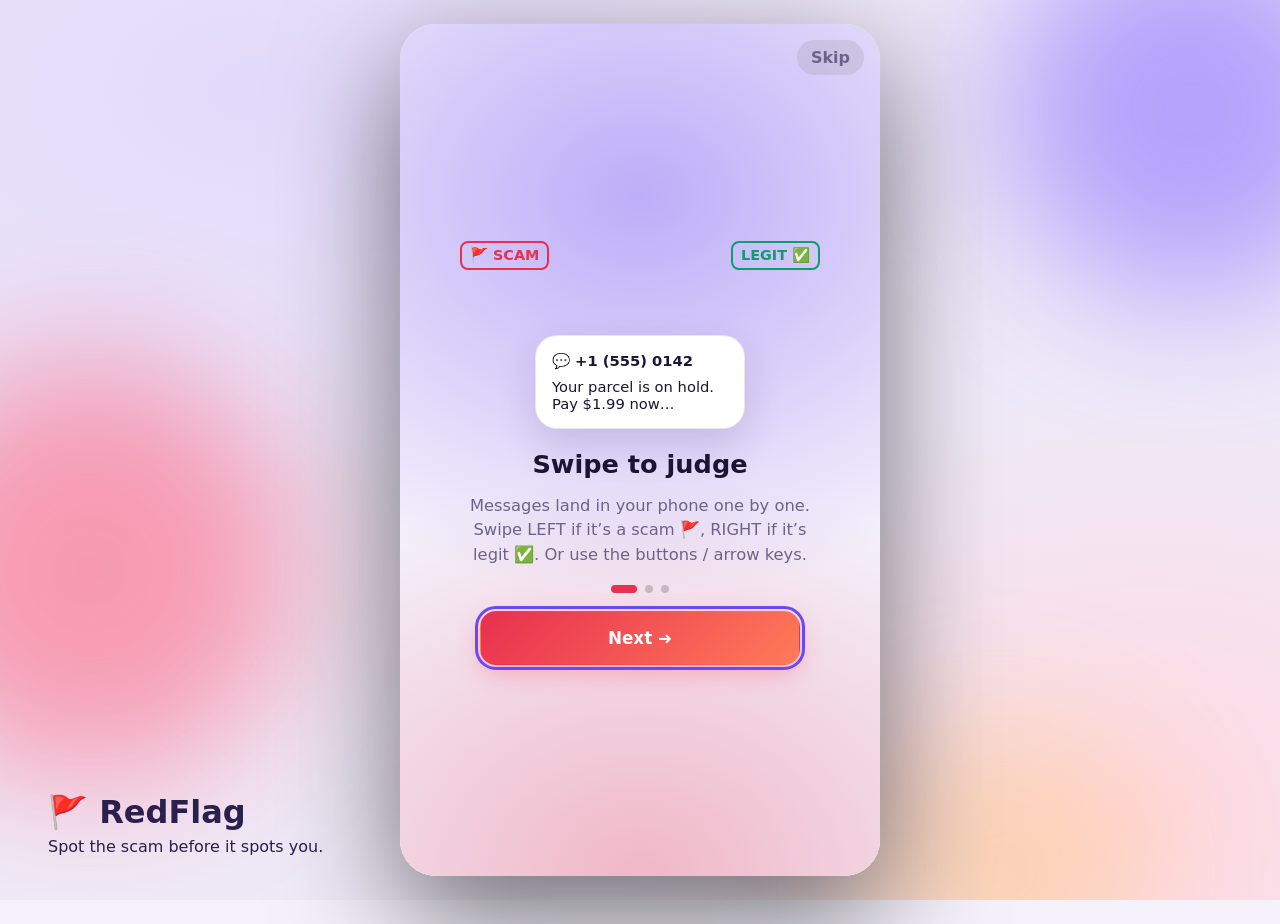
<file: index.html>
<!doctype html>
<html lang="en" data-theme="dark">
<head>
  <meta charset="utf-8">
  <meta name="viewport" content="width=device-width, initial-scale=1, viewport-fit=cover">
  <title>RedFlag: The Scam Detective Game</title>
  <meta name="description" content="Spot the scam before it spots you. A fast, swipeable game that trains everyone - kids to grandparents - to recognise phishing, fake deliveries, voice-clone calls and more. Plus a private, on-device message checker.">
  <meta name="theme-color" content="#130f24">
  <meta name="color-scheme" content="dark light">
  <meta name="apple-mobile-web-app-capable" content="yes">
  <meta name="mobile-web-app-capable" content="yes">
  <meta name="apple-mobile-web-app-title" content="RedFlag">
  <meta property="og:title" content="RedFlag: The Scam Detective Game">
  <meta property="og:description" content="Spot the scam before it spots you. Can you beat my Scam IQ?">
  <script>
    /* PWA manifest only over http(s): browsers block it on file:// (CORS), which would log an error. */
    if (/^https?:$/.test(location.protocol)) { var mf = document.createElement('link'); mf.rel = 'manifest'; mf.href = 'manifest.webmanifest'; document.head.appendChild(mf); }
  </script>
  <link rel="icon" type="image/png" sizes="192x192" href="icons/icon-192.png">
  <link rel="icon" type="image/svg+xml" href="icons/icon.svg">
  <link rel="apple-touch-icon" href="icons/icon-192.png">
  <link rel="stylesheet" href="css/styles.css">
</head>
<body>
  <!-- Decorative desktop backdrop (the app itself is a phone-width column) -->
  <div class="backdrop" aria-hidden="true">
    <span class="bd-blob b1"></span><span class="bd-blob b2"></span><span class="bd-blob b3"></span>
    <div class="bd-tagline"><strong>🚩 RedFlag</strong><span>Spot the scam before it spots you.</span></div>
  </div>

  <div id="app" class="app">
    <main id="view" class="view" tabindex="-1"></main>

    <nav id="tabbar" class="tabbar" aria-label="Main">
      <button type="button" data-tab="home"><span aria-hidden="true">🏠</span><small>Play</small></button>
      <button type="button" data-tab="check"><span aria-hidden="true">🛡️</span><small>Check</small></button>
      <button type="button" data-tab="guide"><span aria-hidden="true">📚</span><small>Guide</small></button>
      <button type="button" data-tab="profile"><span aria-hidden="true">🏅</span><small>Profile</small></button>
    </nav>

    <div id="overlay" class="overlay"></div>
    <div id="toasts" class="toasts" aria-live="polite"></div>
  </div>

  <noscript><p style="padding:2rem;text-align:center">RedFlag needs JavaScript to run.</p></noscript>

  <!--
    Script order matters (classic scripts, one global: window.RedFlag).
    core -> content -> systems -> analyzer -> ui -> game -> main
  -->
  <!-- core -->
  <script src="js/core/namespace.js"></script>
  <script src="js/core/rng.js"></script>
  <script src="js/core/storage.js"></script>
  <!-- content -->
  <script src="js/content/brands.js"></script>
  <script src="js/content/domains.js"></script>
  <script src="js/content/taxonomy.js"></script>
  <script src="js/content/templates-scam.js"></script>
  <script src="js/content/templates-legit.js"></script>
  <script src="js/content/generator.js"></script>
  <script src="js/content/fieldguide.js"></script>
  <script src="js/content/stories.js"></script>
  <!-- systems -->
  <script src="js/systems/settings.js"></script>
  <script src="js/systems/audio.js"></script>
  <script src="js/systems/feedback.js"></script>
  <script src="js/systems/progress.js"></script>
  <script src="js/systems/badges.js"></script>
  <script src="js/systems/daily.js"></script>
  <script src="js/systems/share.js"></script>
  <!-- analyzer -->
  <script src="js/analyzer/analyzer.js"></script>
  <!-- ui -->
  <script src="js/ui/dom.js"></script>
  <script src="js/ui/fx.js"></script>
  <script src="js/ui/cardview.js"></script>
  <script src="js/ui/swipe.js"></script>
  <script src="js/ui/onboarding.js"></script>
  <script src="js/ui/home.js"></script>
  <script src="js/ui/check.js"></script>
  <script src="js/ui/guide.js"></script>
  <script src="js/ui/profile.js"></script>
  <script src="js/ui/settings.js"></script>
  <!-- game modes -->
  <script src="js/game/run.js"></script>
  <script src="js/game/story.js"></script>
  <script src="js/game/lookalike.js"></script>
  <!-- boot -->
  <script src="js/main.js"></script>
</body>
</html>
</file>
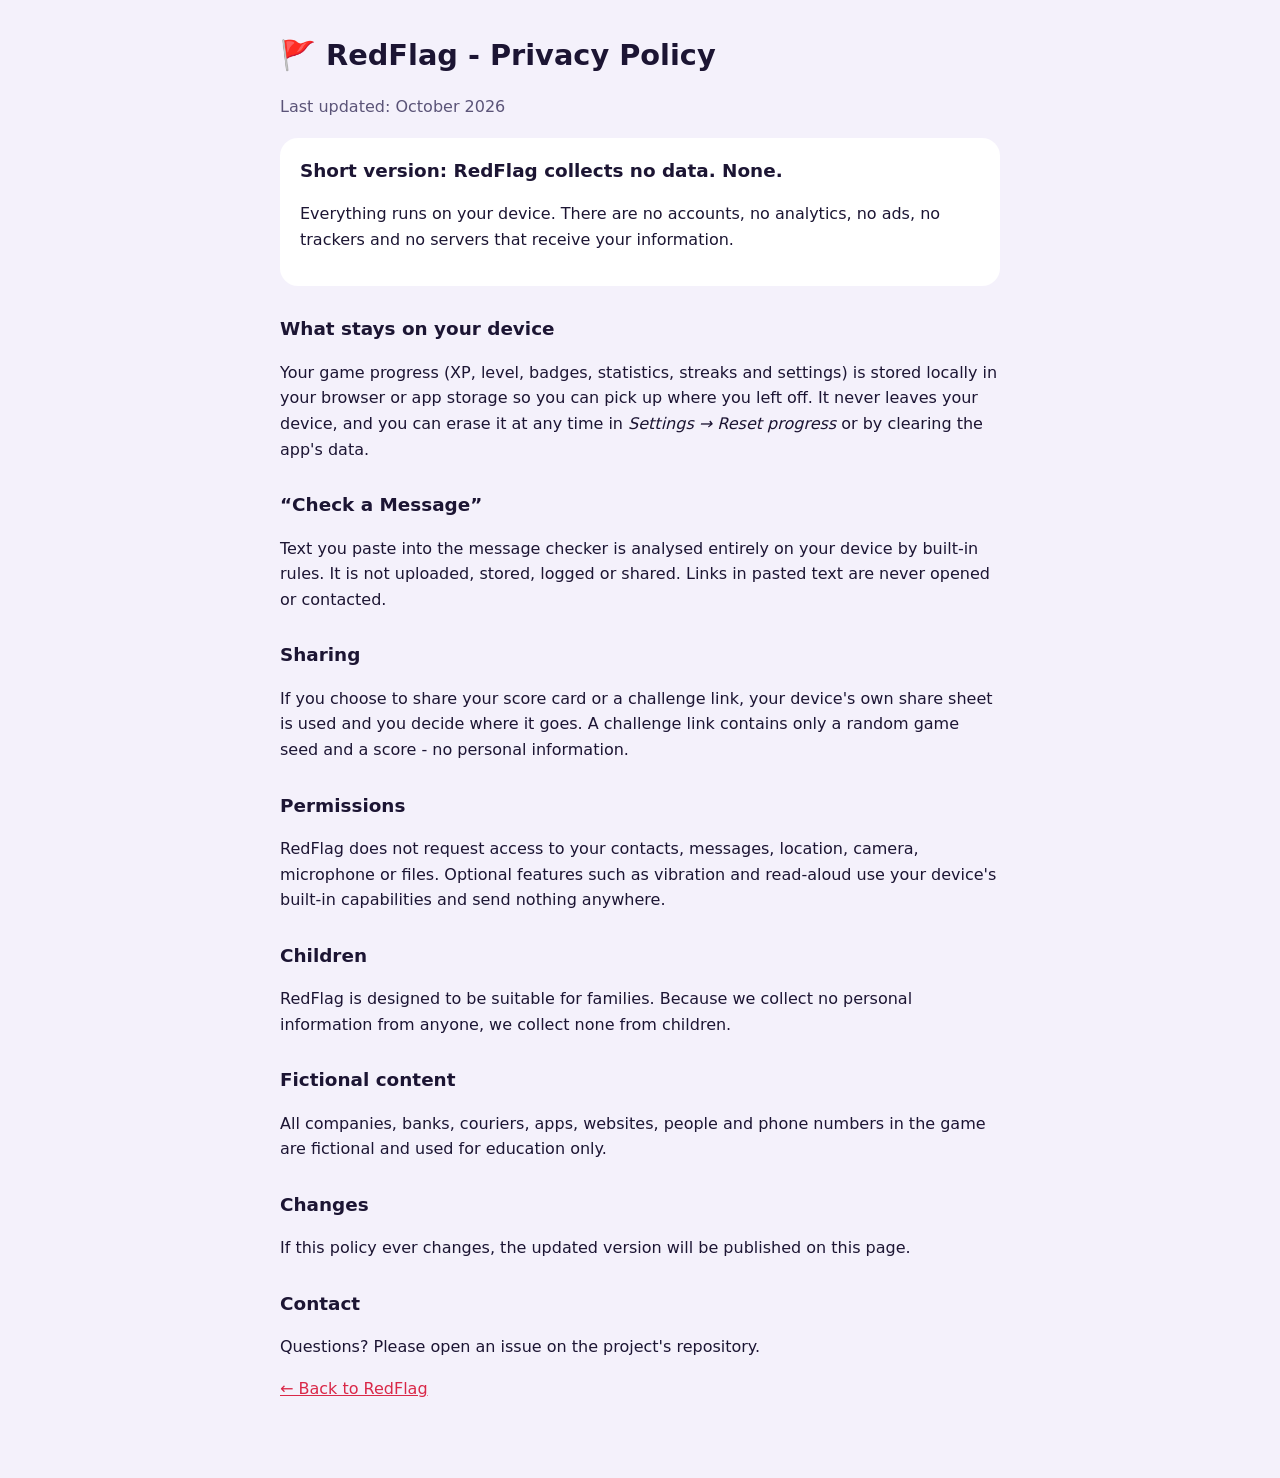
<file: privacy-policy.html>
<!doctype html>
<html lang="en">
<head>
  <meta charset="utf-8">
  <meta name="viewport" content="width=device-width, initial-scale=1">
  <title>Privacy Policy - RedFlag: The Scam Detective Game</title>
  <meta name="color-scheme" content="dark light">
  <style>
    :root { --bg: #130f24; --surface: #1f1a3a; --text: #f5f2ff; --muted: #a8a1cc; --accent: #ff4d6d; }
    @media (prefers-color-scheme: light) { :root { --bg: #f4f1fb; --surface: #fff; --text: #1c1533; --muted: #5b5478; --accent: #d92848; } }
    body { margin: 0; font-family: "Segoe UI", system-ui, -apple-system, Roboto, Arial, sans-serif; background: var(--bg); color: var(--text); line-height: 1.6; }
    main { max-width: 720px; margin: 0 auto; padding: 32px 20px 60px; }
    h1 { font-size: 1.8rem; margin: 0 0 4px; }
    h2 { font-size: 1.15rem; margin-top: 28px; }
    .card { background: var(--surface); border-radius: 18px; padding: 18px 20px; margin-top: 18px; }
    .muted { color: var(--muted); }
    a { color: var(--accent); }
    strong.big { font-size: 1.15rem; }
  </style>
</head>
<body>
<main>
  <h1>🚩 RedFlag - Privacy Policy</h1>
  <p class="muted">Last updated: October 2026</p>

  <div class="card">
    <strong class="big">Short version: RedFlag collects no data. None.</strong>
    <p>Everything runs on your device. There are no accounts, no analytics, no ads, no trackers and no servers that receive your information.</p>
  </div>

  <h2>What stays on your device</h2>
  <p>Your game progress (XP, level, badges, statistics, streaks and settings) is stored locally in your browser or app storage so you can pick up where you left off. It never leaves your device, and you can erase it at any time in <em>Settings → Reset progress</em> or by clearing the app's data.</p>

  <h2>“Check a Message”</h2>
  <p>Text you paste into the message checker is analysed entirely on your device by built-in rules. It is not uploaded, stored, logged or shared. Links in pasted text are never opened or contacted.</p>

  <h2>Sharing</h2>
  <p>If you choose to share your score card or a challenge link, your device's own share sheet is used and you decide where it goes. A challenge link contains only a random game seed and a score - no personal information.</p>

  <h2>Permissions</h2>
  <p>RedFlag does not request access to your contacts, messages, location, camera, microphone or files. Optional features such as vibration and read-aloud use your device's built-in capabilities and send nothing anywhere.</p>

  <h2>Children</h2>
  <p>RedFlag is designed to be suitable for families. Because we collect no personal information from anyone, we collect none from children.</p>

  <h2>Fictional content</h2>
  <p>All companies, banks, couriers, apps, websites, people and phone numbers in the game are fictional and used for education only.</p>

  <h2>Changes</h2>
  <p>If this policy ever changes, the updated version will be published on this page.</p>

  <h2>Contact</h2>
  <p>Questions? Please open an issue on the project's repository.</p>

  <p><a href="index.html">← Back to RedFlag</a></p>
</main>
</body>
</html>
</file>
<file: css/styles.css>
/* ==========================================================================
   RedFlag: The Scam Detective Game - styles
   Mobile-first. The app is a phone-width column; on desktop it floats over
   a decorative backdrop. Themes: dark (default), light, high-contrast,
   large text and reduced motion are driven by <html data-*> attributes.
   ========================================================================== */

/* ---------- Design tokens ---------- */
:root {
  --font: "Segoe UI", system-ui, -apple-system, Roboto, "Helvetica Neue", Arial, sans-serif;
  --mono: ui-monospace, "Cascadia Mono", "SF Mono", Menlo, Consolas, monospace;
  --radius: 18px;
  --radius-sm: 12px;
  --tabbar-h: 64px;
  --ease-out: cubic-bezier(.2, .9, .3, 1);
  --spring: cubic-bezier(.2, 1.4, .4, 1);

  /* dark theme (default) */
  --bg: #130f24;
  --bg2: #191433;
  --surface: #1f1a3a;
  --surface2: #2a2350;
  --card: #241e45;
  --card-head: #2d2654;
  --bubble: #352d63;
  --text: #f5f2ff;
  --muted: #a8a1cc;
  --border: rgba(255, 255, 255, .09);
  --shadow: 0 18px 50px rgba(0, 0, 0, .45);
  --red: #ff4d6d;
  --red-2: #ff7a59;
  --green: #22c58b;
  --amber: #ffb020;
  --violet: #7c5cff;
  --blue: #59a8ff;
  --link: #6cb6ff;
  --mark: rgba(255, 196, 0, .38);
  --qr-bg: #ffffff;
  --qr-fg: #111;
  --focus: #ffd166;
  color-scheme: dark;
}
:root[data-theme="light"] {
  --bg: #f4f1fb;
  --bg2: #ebe6f7;
  --surface: #ffffff;
  --surface2: #f1edfb;
  --card: #ffffff;
  --card-head: #f3f1f8;
  --bubble: #ecebf3;
  --text: #1c1533;
  --muted: #6b6488;
  --border: rgba(30, 20, 70, .1);
  --shadow: 0 16px 40px rgba(40, 20, 90, .14);
  --red: #e8304f;
  --green: #0f9d6b;
  --amber: #d98a00;
  --violet: #6a48f5;
  --link: #1f6fd6;
  --mark: rgba(255, 190, 0, .45);
  --focus: #6a48f5;
  color-scheme: light;
}
:root[data-contrast] {
  --bg: #000;
  --bg2: #000;
  --surface: #0c0c0c;
  --surface2: #161616;
  --card: #000;
  --card-head: #111;
  --bubble: #1a1a1a;
  --text: #fff;
  --muted: #e2e2e2;
  --border: #ffffff;
  --red: #ff6b85;
  --green: #3dffa8;
  --amber: #ffd000;
  --violet: #b9a6ff;
  --link: #8fd0ff;
  --mark: #ffd000;
  --focus: #ffd000;
}
:root[data-contrast][data-theme="light"] {
  --bg: #fff; --bg2: #fff; --surface: #fff; --surface2: #f2f2f2; --card: #fff; --card-head: #eee; --bubble: #e9e9e9;
  --text: #000; --muted: #222; --border: #000; --red: #b0001e; --green: #006b3c; --amber: #8a5a00; --violet: #3d1fb8; --link: #0040b0;
  --mark: #ffe066; --focus: #0040b0;
}

/* ---------- Base ---------- */
*, *::before, *::after { box-sizing: border-box; }
html { font-size: 16px; -webkit-text-size-adjust: 100%; height: 100%; }
:root[data-large] { font-size: 19.5px; }
body {
  margin: 0; min-height: 100%; height: 100%;
  font-family: var(--font); color: var(--text); background: var(--bg);
  -webkit-font-smoothing: antialiased; overflow: hidden;
  -webkit-tap-highlight-color: transparent;
}
button, input, textarea, select { font: inherit; color: inherit; }
button { cursor: pointer; }
h1, h2, h3, h4 { margin: 0; line-height: 1.2; }
p { line-height: 1.5; }
:focus-visible { outline: 3px solid var(--focus); outline-offset: 2px; border-radius: 8px; }
.muted { color: var(--muted); }
.center { text-align: center; }
.block { display: block; width: 100%; }
.mt { margin-top: 10px; }
code { font-family: var(--mono); }

/* ---------- Desktop backdrop & app shell ---------- */
.backdrop { position: fixed; inset: 0; overflow: hidden; background: radial-gradient(1200px 800px at 20% 10%, #2a1752 0%, transparent 60%), radial-gradient(900px 700px at 90% 90%, #4a1030 0%, transparent 60%), #0d0a1a; }
:root[data-theme="light"] .backdrop { background: radial-gradient(1200px 800px at 20% 10%, #e3dafc 0%, transparent 60%), radial-gradient(900px 700px at 90% 90%, #ffd9e2 0%, transparent 60%), #efeaf8; }
.bd-blob { position: absolute; border-radius: 50%; filter: blur(70px); opacity: .5; }
.bd-blob.b1 { width: 420px; height: 420px; background: #ff4d6d; left: -120px; top: 40%; }
.bd-blob.b2 { width: 380px; height: 380px; background: #7c5cff; right: -100px; top: -80px; }
.bd-blob.b3 { width: 300px; height: 300px; background: #ffb020; right: 10%; bottom: -120px; opacity: .25; }
.bd-tagline { position: absolute; left: 48px; bottom: 44px; display: none; flex-direction: column; gap: 6px; color: rgba(255,255,255,.8); }
.bd-tagline strong { font-size: 2rem; }
:root[data-theme="light"] .bd-tagline { color: #2a1f4d; }

.app {
  position: relative; margin: 0 auto; width: 100%; max-width: 480px; height: 100vh; height: 100dvh;
  background: var(--bg); overflow: hidden; overflow: clip; isolation: isolate;
}
@media (min-width: 760px) {
  .app { height: calc(100dvh - 48px); max-height: 940px; margin-top: max(24px, calc((100dvh - 940px) / 2)); border-radius: 36px;
    box-shadow: 0 40px 120px rgba(0,0,0,.55), 0 0 0 1px rgba(255,255,255,.08), inset 0 0 0 1px rgba(255,255,255,.04); }
  .bd-tagline { display: flex; }
}
@media (min-width: 760px) and (max-width: 1100px) { .bd-tagline { display: none; } }

.view {
  position: absolute; inset: 0 0 calc(var(--tabbar-h) + env(safe-area-inset-bottom)) 0;
  overflow-y: auto; overflow-x: hidden; -webkit-overflow-scrolling: touch; overscroll-behavior: contain; outline: none;
  scrollbar-width: thin;
}
:root[data-fullscreen] .view { bottom: 0; }
:root[data-fullscreen] .tabbar { transform: translateY(110%); }

/* ---------- Tab bar ---------- */
.tabbar {
  position: absolute; left: 0; right: 0; bottom: 0; z-index: 20;
  height: calc(var(--tabbar-h) + env(safe-area-inset-bottom)); padding-bottom: env(safe-area-inset-bottom);
  display: grid; grid-template-columns: repeat(4, 1fr);
  background: color-mix(in srgb, var(--surface) 88%, transparent); backdrop-filter: blur(16px); -webkit-backdrop-filter: blur(16px);
  border-top: 1px solid var(--border); transition: transform .3s var(--ease-out);
}
.tabbar button { border: 0; background: none; display: flex; flex-direction: column; align-items: center; justify-content: center; gap: 2px; color: var(--muted); position: relative; }
.tabbar button span { font-size: 1.35rem; transition: transform .2s var(--spring); filter: grayscale(.6); opacity: .8; }
.tabbar button small { font-size: .72rem; font-weight: 600; letter-spacing: .02em; }
.tabbar button.active { color: var(--text); }
.tabbar button.active span { transform: translateY(-2px) scale(1.12); filter: none; opacity: 1; }
.tabbar button.active::after { content: ""; position: absolute; top: 0; width: 28px; height: 3px; border-radius: 0 0 4px 4px; background: var(--red); }

/* ---------- Screens & common pieces ---------- */
.screen { min-height: 100%; animation: screenIn .35s var(--ease-out); }
.screen.pad { padding: calc(14px + env(safe-area-inset-top)) 18px 28px; }
@keyframes screenIn { from { opacity: 0; transform: translateY(10px); } }
.screen-head { display: flex; align-items: center; gap: 10px; margin-bottom: 12px; min-height: 44px; }
.screen-head h1 { font-size: 1.45rem; font-weight: 800; flex: 1; }
.head-spacer { width: 44px; }
.lead { color: var(--muted); margin: 0 0 16px; }
.section-title { font-size: 1.02rem; margin: 26px 0 10px; font-weight: 800; }
.foot-note { color: var(--muted); font-size: .8rem; text-align: center; margin: 22px 8px 6px; line-height: 1.5; }

.icon-btn { width: 44px; height: 44px; border-radius: 14px; border: 1px solid var(--border); background: var(--surface); display: grid; place-items: center; font-size: 1.25rem; flex: none; transition: transform .15s; }
.icon-btn:active { transform: scale(.92); }
.icon-btn span { line-height: 1; }

.btn {
  display: inline-flex; align-items: center; justify-content: center; gap: 8px; min-height: 46px; padding: 10px 18px;
  border-radius: 14px; border: 1px solid var(--border); background: var(--surface2); font-weight: 700; transition: transform .15s, filter .15s; text-decoration: none;
}
.btn:active { transform: scale(.97); }
.btn:disabled { opacity: .5; }
.btn-primary { background: linear-gradient(135deg, var(--red), #ff7a59); border-color: transparent; color: #fff; box-shadow: 0 8px 22px rgba(255, 77, 109, .35); }
.btn-danger { background: var(--red); border-color: transparent; color: #fff; }
.btn-lg { min-height: 54px; font-size: 1.05rem; border-radius: 16px; }
.chip { border: 1px solid var(--border); background: var(--surface); border-radius: 999px; padding: 8px 12px; font-size: .86rem; font-weight: 600; }
.chev { margin-left: auto; font-size: 1.6rem; color: var(--muted); line-height: 1; }

/* ---------- Home ---------- */
.home { padding: calc(16px + env(safe-area-inset-top)) 16px 20px; }
.home-head { display: flex; align-items: center; justify-content: space-between; margin-bottom: 16px; }
.logo { display: flex; align-items: center; gap: 10px; }
.logo h1 { font-size: 1.7rem; font-weight: 900; letter-spacing: -.02em; background: linear-gradient(90deg, var(--text), var(--red)); -webkit-background-clip: text; background-clip: text; color: transparent; }
.logo small { color: var(--muted); font-size: .8rem; }
.logo-flag { font-size: 2.1rem; display: inline-block; animation: wave 3s ease-in-out infinite; transform-origin: 20% 90%; }
@keyframes wave { 0%, 100% { transform: rotate(-6deg); } 50% { transform: rotate(8deg); } }

.player-card { display: flex; align-items: center; gap: 14px; padding: 14px; border-radius: var(--radius); background: linear-gradient(135deg, color-mix(in srgb, var(--violet) 30%, var(--surface)), var(--surface)); border: 1px solid var(--border); }
.rank-badge { width: 54px; height: 54px; border-radius: 16px; display: grid; place-items: center; font-size: 1.8rem; background: rgba(255,255,255,.08); border: 1px solid var(--border); flex: none; }
.rank-badge.lg { width: 70px; height: 70px; font-size: 2.4rem; border-radius: 20px; }
.player-info { flex: 1; min-width: 0; display: flex; flex-direction: column; gap: 3px; }
.player-info small { font-size: .72rem; font-weight: 700; letter-spacing: .06em; color: var(--muted); }
.player-info strong { font-size: 1.1rem; }
.player-info small.muted { font-weight: 500; letter-spacing: 0; }
.xpbar { height: 8px; border-radius: 99px; background: rgba(127,127,127,.22); overflow: hidden; margin: 3px 0; }
.xpbar-fill { height: 100%; width: 100%; transform-origin: left; background: linear-gradient(90deg, var(--violet), var(--red)); border-radius: 99px; transition: transform .6s var(--ease-out); }
.iq-pill { border: 0; border-radius: 16px; padding: 8px 12px; background: linear-gradient(135deg, var(--red), #ff7a59); color: #fff; display: flex; flex-direction: column; align-items: center; min-width: 74px; box-shadow: 0 8px 20px rgba(255,77,109,.3); }
.iq-pill small { font-size: .62rem; font-weight: 800; letter-spacing: .08em; opacity: .9; }
.iq-pill strong { font-size: 1.55rem; line-height: 1.1; }

.challenge-banner { margin-top: 12px; display: flex; align-items: center; gap: 12px; padding: 12px 14px; border-radius: var(--radius); background: color-mix(in srgb, var(--amber) 22%, var(--surface)); border: 1px solid color-mix(in srgb, var(--amber) 55%, transparent); animation: pulseGlow 2s infinite; }
.challenge-banner > div:nth-child(2) { flex: 1; display: flex; flex-direction: column; }
.challenge-banner small { color: var(--muted); }
.cb-emoji { font-size: 1.8rem; }
@keyframes pulseGlow { 50% { box-shadow: 0 0 0 6px color-mix(in srgb, var(--amber) 18%, transparent); } }

.hero-play {
  margin-top: 14px; width: 100%; border: 0; border-radius: 22px; padding: 20px 18px; display: flex; align-items: center; gap: 16px; text-align: left; color: #fff;
  background: linear-gradient(135deg, #ff4d6d 0%, #ff7a59 45%, #7c5cff 130%); box-shadow: 0 16px 40px rgba(255, 77, 109, .35); position: relative; overflow: hidden;
  transition: transform .15s;
}
.hero-play::before { content: ""; position: absolute; inset: 0; background: radial-gradient(300px 120px at 80% 0%, rgba(255,255,255,.35), transparent 70%); }
.hero-play:active { transform: scale(.98); }
.hero-play > div:last-child { display: flex; flex-direction: column; gap: 4px; position: relative; }
.hero-play strong { font-size: 1.5rem; font-weight: 900; }
.hero-play small { opacity: .92; font-weight: 600; }
.hero-cards { position: relative; width: 74px; height: 64px; flex: none; }
.hero-cards span { position: absolute; width: 44px; height: 54px; border-radius: 10px; background: rgba(255,255,255,.95); display: grid; place-items: center; font-size: 1.3rem; box-shadow: 0 6px 14px rgba(0,0,0,.2); animation: bob 3s ease-in-out infinite; }
.hc1 { left: 0; top: 6px; transform: rotate(-14deg); }
.hc2 { left: 16px; top: 2px; transform: rotate(-2deg); animation-delay: .4s !important; }
.hc3 { left: 32px; top: 8px; transform: rotate(12deg); animation-delay: .8s !important; }
@keyframes bob { 50% { translate: 0 -5px; } }

.mode-grid { display: grid; grid-template-columns: 1fr 1fr; gap: 10px; margin-top: 12px; }
.mode-tile { border: 1px solid var(--border); background: var(--surface); border-radius: var(--radius); padding: 14px 12px; text-align: left; display: flex; flex-direction: column; gap: 4px; min-height: 108px; transition: transform .15s, border-color .2s; }
.mode-tile:active { transform: scale(.97); }
.mode-tile:hover { border-color: color-mix(in srgb, var(--red) 50%, transparent); }
.mode-ico { font-size: 1.7rem; margin-bottom: 2px; }
.mode-tile strong { font-size: .98rem; }
.mode-tile small { color: var(--muted); font-size: .78rem; line-height: 1.3; }
.mode-tile.glow { border-color: color-mix(in srgb, var(--amber) 60%, transparent); background: linear-gradient(160deg, color-mix(in srgb, var(--amber) 16%, var(--surface)), var(--surface)); }
.mode-tile.done { opacity: .85; }
.mode-tile.tool { background: linear-gradient(160deg, color-mix(in srgb, var(--green) 16%, var(--surface)), var(--surface)); border-color: color-mix(in srgb, var(--green) 40%, transparent); }

.train-tip { width: 100%; margin-top: 12px; display: flex; align-items: center; gap: 12px; padding: 12px 14px; border-radius: var(--radius); border: 1px dashed color-mix(in srgb, var(--violet) 60%, transparent); background: color-mix(in srgb, var(--violet) 12%, var(--surface)); text-align: left; }
.train-tip > span:first-child { font-size: 1.6rem; }
.train-tip > span:nth-child(2) { display: flex; flex-direction: column; }
.train-tip small { color: var(--muted); }

/* ---------- Run (Inbox Rush etc.) ---------- */
.run, .lookalike { height: 100%; display: flex; flex-direction: column; padding: calc(10px + env(safe-area-inset-top)) 14px calc(12px + env(safe-area-inset-bottom)); gap: 8px; }
.run-top { display: flex; align-items: center; gap: 10px; }
.run-title { flex: 1; min-width: 0; display: flex; flex-direction: column; }
.run-title strong { font-size: .98rem; white-space: nowrap; overflow: hidden; text-overflow: ellipsis; }
.run-progress { font-size: .78rem; color: var(--muted); }
.lives { display: flex; gap: 1px; font-size: 1rem; }
.lives .lost { filter: grayscale(1); opacity: .3; transform: scale(.85); transition: all .3s; }
.lives.inf { font-size: 1.2rem; color: var(--muted); }
.score { min-width: 64px; text-align: right; font-weight: 900; font-size: 1.3rem; font-variant-numeric: tabular-nums; }
.timer { height: 7px; border-radius: 99px; background: rgba(127,127,127,.2); overflow: hidden; flex: none; }
.timer.off { opacity: 0; }
.timer-fill { height: 100%; background: linear-gradient(90deg, var(--green), var(--amber)); transform-origin: left; border-radius: 99px; }
.timer.low .timer-fill { background: var(--red); animation: blink .5s infinite; }
@keyframes blink { 50% { opacity: .55; } }
.to-beat { text-align: center; font-size: .82rem; font-weight: 700; color: var(--amber); }
.combo-chip { align-self: center; font-weight: 800; font-size: .85rem; padding: 4px 12px; border-radius: 99px; background: color-mix(in srgb, var(--amber) 22%, transparent); color: var(--amber); opacity: 0; transform: scale(.8); transition: all .25s var(--spring); height: 26px; }
.combo-chip.show { opacity: 1; transform: scale(1); }
.combo-chip.hot { background: linear-gradient(90deg, var(--red), var(--amber)); color: #fff; animation: hot 1s infinite; }
@keyframes hot { 50% { transform: scale(1.06); } }

.stage { position: relative; flex: 1; min-height: 240px; perspective: 900px; }
.ghost { position: absolute; inset: 0; border-radius: 26px; background: var(--card); border: 1px solid var(--border); }
.ghost.g1 { transform: translateY(10px) scale(.95); opacity: .55; }
.ghost.g2 { transform: translateY(20px) scale(.9); opacity: .28; }
.swipe-card { position: absolute; inset: 0; z-index: 2; --drag: 0; will-change: transform; cursor: grab; transition: transform .45s var(--spring), opacity .3s; user-select: none; -webkit-user-select: none; }
.swipe-card.enter { transform: translateY(40px) scale(.94); opacity: 0; }
.swipe-card.dragging { cursor: grabbing; }
.swipe-card .msg-card { height: 100%; box-shadow: var(--shadow); }
.swipe-card::before, .swipe-card::after { content: ""; position: absolute; inset: 0; border-radius: 26px; pointer-events: none; z-index: 4; }
.swipe-card::before { box-shadow: inset 0 0 0 4px var(--red), inset 0 0 60px color-mix(in srgb, var(--red) 25%, transparent); opacity: calc(var(--drag) * -1.5); }
.swipe-card::after { box-shadow: inset 0 0 0 4px var(--green), inset 0 0 60px color-mix(in srgb, var(--green) 25%, transparent); opacity: calc(var(--drag) * 1.5); }
.swipe-label { position: absolute; top: 18px; z-index: 5; font-weight: 900; font-size: 1.3rem; padding: 6px 14px; border-radius: 12px; border: 3px solid; pointer-events: none; letter-spacing: .04em; background: var(--card); }
.swipe-label.l { right: 16px; color: var(--red); transform: rotate(10deg); opacity: calc(var(--drag) * -1.6); }
.swipe-label.r { left: 16px; color: var(--green); transform: rotate(-10deg); opacity: calc(var(--drag) * 1.6); }
.run-hint { text-align: center; font-size: .8rem; color: var(--muted); transition: opacity .4s; }
.run-hint.dim { opacity: .55; }
.controls { display: grid; grid-template-columns: 1fr auto 1fr; gap: 12px; align-items: center; }
.big-choice { border: 0; border-radius: 20px; min-height: 60px; display: flex; align-items: center; justify-content: center; gap: 8px; font-size: 1.12rem; font-weight: 900; color: #fff; transition: transform .12s; }
.big-choice span { font-size: 1.3rem; }
.big-choice.scam { background: linear-gradient(135deg, #ff4d6d, #e8304f); box-shadow: 0 10px 24px rgba(255, 77, 109, .35); }
.big-choice.legit { background: linear-gradient(135deg, #22c58b, #0f9d6b); box-shadow: 0 10px 24px rgba(34, 197, 139, .3); }
.big-choice:active { transform: scale(.95); }
.round-btn { width: 52px; height: 52px; border-radius: 50%; border: 1px solid var(--border); background: var(--surface); font-size: 1.2rem; }
.round-btn:disabled { opacity: .35; }
.kbd-hint { text-align: center; font-size: .72rem; color: var(--muted); opacity: .7; }
@media (pointer: coarse) { .kbd-hint { display: none; } }

/* ---------- Message card (phone app look) ---------- */
.msg-card { display: flex; flex-direction: column; border-radius: 26px; background: var(--card); border: 1px solid var(--border); overflow: hidden; color: var(--text); }
.mc-app { display: flex; align-items: center; gap: 8px; padding: 10px 16px; background: var(--card-head); font-size: .8rem; font-weight: 700; color: var(--muted); border-bottom: 1px solid var(--border); flex: none; }
.mc-app-icon { font-size: 1rem; }
.mc-time { margin-left: auto; font-weight: 500; }
.mc-scroll { flex: 1; overflow-y: auto; padding: 14px 16px 18px; display: flex; flex-direction: column; gap: 10px; overscroll-behavior: contain; }
.mc-ctx { font-size: .85rem; line-height: 1.4; padding: 8px 12px; border-radius: 12px; background: color-mix(in srgb, var(--blue) 14%, transparent); border: 1px solid color-mix(in srgb, var(--blue) 30%, transparent); color: var(--text); }
.mc-sender { display: flex; align-items: center; gap: 12px; }
.avatar { width: 44px; height: 44px; border-radius: 50%; flex: none; display: grid; place-items: center; font-weight: 800; font-size: 1rem; color: #fff; background: linear-gradient(135deg, hsl(var(--h, 260) 70% 58%), hsl(calc(var(--h, 260) + 40) 70% 45%)); }
.mc-sender-text { min-width: 0; display: flex; flex-direction: column; gap: 1px; }
.mc-from { font-weight: 800; font-size: 1.02rem; word-break: break-word; }
.mc-addr { font-size: .84rem; color: var(--muted); word-break: break-all; font-family: var(--mono); }
.mc-subject { font-weight: 800; font-size: 1.05rem; padding-bottom: 8px; border-bottom: 1px solid var(--border); }
.mc-body { display: flex; flex-direction: column; gap: 8px; font-size: 1rem; line-height: 1.5; }
.bubble { align-self: flex-start; max-width: 88%; padding: 10px 14px; border-radius: 20px 20px 20px 6px; background: var(--bubble); word-break: break-word; }
.bubble.me { align-self: flex-end; border-radius: 20px 20px 6px 20px; background: var(--violet); color: #fff; }
.em-line { margin: 0; word-break: break-word; }
.linkish { color: var(--link); text-decoration: underline; text-underline-offset: 2px; word-break: break-all; }
.listing { display: flex; align-items: center; gap: 10px; padding: 8px 10px; border-radius: 14px; background: var(--surface2); }
.listing-img { width: 42px; height: 42px; border-radius: 10px; display: grid; place-items: center; background: rgba(127,127,127,.18); font-size: 1.3rem; }
.listing span:last-child { display: flex; flex-direction: column; }
.listing small { color: var(--muted); }

/* voicemail */
.vm-player { display: flex; align-items: center; gap: 12px; padding: 10px 12px; border-radius: 16px; background: var(--surface2); }
.vm-play { width: 40px; height: 40px; border-radius: 50%; border: 0; background: var(--green); color: #fff; font-size: 1rem; flex: none; }
.vm-wave { flex: 1; height: 34px; display: flex; align-items: center; gap: 2px; }
.vm-wave i { flex: 1; background: color-mix(in srgb, var(--muted) 70%, transparent); border-radius: 2px; min-height: 3px; }
.vm-label { font-size: .72rem; font-weight: 800; letter-spacing: .08em; color: var(--muted); text-transform: uppercase; }
.vm-line { margin: 0; font-style: italic; }

/* QR poster */
.qr-poster { align-self: center; width: min(100%, 300px); padding: 16px; border-radius: 6px; background: #fff7d6; color: #2a2100; text-align: center; box-shadow: 0 10px 24px rgba(0,0,0,.25); transform: rotate(-1.2deg); position: relative; }
.qr-poster::before { content: ""; position: absolute; top: -8px; left: 50%; width: 70px; height: 18px; margin-left: -35px; background: rgba(200,200,200,.6); transform: rotate(2deg); }
.qr-title { font-weight: 900; font-size: 1.12rem; margin-bottom: 4px; }
.qr-line { margin: 4px 0; font-size: .92rem; }
.qr-code { width: 140px; height: 140px; margin: 10px auto 4px; color: var(--qr-fg); }
.qr-svg { width: 100%; height: 100%; display: block; }
.qr-preview { padding: 10px 12px; border-radius: 14px; background: var(--surface2); display: flex; flex-direction: column; gap: 4px; }
.qr-preview small { color: var(--muted); }
.qr-url { font-family: var(--mono); font-size: .9rem; word-break: break-all; }

/* Flag Hunt words */
.w { border-radius: 4px; cursor: pointer; transition: background .15s, box-shadow .15s; }
.swipe-card .w:hover { background: rgba(127,127,127,.14); }
.w.marked { background: var(--mark); box-shadow: 0 0 0 2px var(--mark); color: inherit; }
.bubble.me .w.marked { color: #1c1533; }

/* Reveal highlights */
.hl { color: inherit; border-radius: 4px; padding: 0 1px; }
.hl-red { background: color-mix(in srgb, var(--red) 24%, transparent); box-shadow: inset 0 -2px 0 var(--red); }
.hl-green { background: color-mix(in srgb, var(--green) 22%, transparent); box-shadow: inset 0 -2px 0 var(--green); }
.bubble.me .hl-red, .bubble.me .hl-green { color: #fff; }

/* Stamp + flashes */
.stamp { position: absolute; left: 50%; top: 42%; z-index: 30; pointer-events: none; font-weight: 900; font-size: 2.6rem; letter-spacing: .06em; padding: 6px 20px; border: 6px solid; border-radius: 14px; transform: translate(-50%, -50%) rotate(-14deg); animation: stamp .45s var(--spring) both; background: color-mix(in srgb, var(--card) 70%, transparent); text-shadow: 0 2px 0 rgba(0,0,0,.08); }
.stamp-scam { color: var(--red); }
.stamp-legit { color: var(--green); }
.stamp-timeout { color: var(--amber); }
@keyframes stamp { from { opacity: 0; transform: translate(-50%, -50%) rotate(-14deg) scale(2.4); } 60% { opacity: 1; } to { transform: translate(-50%, -50%) rotate(-14deg) scale(1); } }
.flash { position: absolute; inset: 0; z-index: 25; pointer-events: none; animation: flash .5s ease-out forwards; }
.flash-good { background: radial-gradient(circle at 50% 40%, rgba(34,197,139,.28), transparent 70%); }
.flash-bad { background: radial-gradient(circle at 50% 40%, rgba(255,77,109,.35), transparent 70%); }
@keyframes flash { from { opacity: 1; } to { opacity: 0; } }
.shake { animation: shake .45s; }
@keyframes shake { 15% { transform: translateX(-9px); } 30% { transform: translateX(8px); } 45% { transform: translateX(-6px); } 60% { transform: translateX(5px); } 75% { transform: translateX(-3px); } }
.float-text { position: absolute; z-index: 60; pointer-events: none; font-weight: 900; font-size: 1.4rem; transform: translate(-50%, 0); animation: floatUp 1.1s ease-out forwards; text-shadow: 0 2px 10px rgba(0,0,0,.35); }
.float-text.good { color: var(--green); }
.float-text.bad { color: var(--red); }
@keyframes floatUp { to { opacity: 0; transform: translate(-50%, -60px) scale(1.2); } }
.fx-canvas { position: absolute; inset: 0; z-index: 70; pointer-events: none; }

/* ---------- Overlays: modal, sheet, toasts, badge pop ---------- */
.overlay { position: absolute; inset: 0; z-index: 50; pointer-events: none; }
.modal-wrap { position: absolute; inset: 0; display: flex; align-items: center; justify-content: center; padding: 18px; background: rgba(8, 5, 20, .6); backdrop-filter: blur(4px); -webkit-backdrop-filter: blur(4px); opacity: 0; transition: opacity .25s; pointer-events: auto; }
.modal-wrap.in { opacity: 1; }
.modal { width: 100%; max-width: 420px; max-height: 88%; overflow-y: auto; background: var(--surface); border: 1px solid var(--border); border-radius: 24px; padding: 20px; box-shadow: var(--shadow); transform: scale(.94) translateY(10px); transition: transform .3s var(--spring); }
.modal-wrap.in .modal { transform: none; }
.modal-title { font-size: 1.25rem; margin-bottom: 10px; }
.modal-body { margin: 0 0 6px; color: var(--muted); line-height: 1.5; }
.modal-actions { display: flex; gap: 10px; margin-top: 16px; }
.modal-actions .btn { flex: 1; }
.modal-wrap.as-sheet { align-items: flex-end; padding: 0; }
.modal-wrap.as-sheet .modal { max-width: none; border-radius: 26px 26px 0 0; max-height: 90%; transform: translateY(100%); transition: transform .38s var(--ease-out); padding-bottom: calc(18px + env(safe-area-inset-bottom)); display: flex; flex-direction: column; }
.modal-wrap.as-sheet.in .modal { transform: none; }
.modal.feedback { padding: 16px 16px 14px; }
.modal.feedback .modal-actions { position: sticky; bottom: -14px; margin: 12px -16px -14px; padding: 12px 16px calc(14px + env(safe-area-inset-bottom)); background: linear-gradient(transparent, var(--surface) 30%); }
.modal.feedback .modal-actions .btn-primary { flex: 2; }

.fb-verdict { display: flex; align-items: center; gap: 12px; padding: 12px 14px; border-radius: 16px; }
.fb-verdict.good { background: color-mix(in srgb, var(--green) 18%, transparent); }
.fb-verdict.bad { background: color-mix(in srgb, var(--red) 18%, transparent); }
.fb-verdict > div { display: flex; flex-direction: column; gap: 2px; }
.fb-verdict strong { font-size: 1.1rem; }
.fb-verdict small { color: var(--muted); font-weight: 600; }
.fb-icon { font-size: 1.9rem; }
.fb-card { margin: 12px 0; }
.fb-card .msg-card { border-radius: 18px; max-height: none; }
.fb-card .mc-scroll { overflow: visible; }
.fb-sub { font-size: 1rem; margin: 14px 0 8px; }
.flag-list { list-style: none; margin: 0; padding: 0; display: flex; flex-direction: column; gap: 8px; }
.flag-item { display: flex; gap: 10px; padding: 10px 12px; border-radius: 14px; background: var(--surface2); border-left: 4px solid var(--red); }
.flag-item.green { border-left-color: var(--green); }
.flag-ico { font-size: 1.3rem; }
.flag-item strong { display: block; font-size: .95rem; }
.flag-item q { display: block; font-size: .85rem; color: var(--muted); font-style: italic; margin: 2px 0; word-break: break-word; }
.flag-item p { margin: 2px 0 0; font-size: .88rem; color: var(--text); opacity: .9; }
.lesson { display: flex; gap: 10px; margin-top: 12px; padding: 12px 14px; border-radius: 14px; background: color-mix(in srgb, var(--amber) 15%, transparent); border: 1px solid color-mix(in srgb, var(--amber) 35%, transparent); }
.lesson p { margin: 0; font-weight: 600; }

.toasts { position: absolute; top: calc(10px + env(safe-area-inset-top)); left: 0; right: 0; z-index: 90; display: flex; flex-direction: column; align-items: center; gap: 6px; pointer-events: none; }
.toast { max-width: 90%; display: flex; gap: 8px; align-items: center; padding: 10px 16px; border-radius: 14px; background: var(--surface2); border: 1px solid var(--border); box-shadow: var(--shadow); font-weight: 600; font-size: .92rem; opacity: 0; transform: translateY(-14px); transition: all .3s var(--spring); }
.toast.in { opacity: 1; transform: none; }

.badge-pop { position: absolute; z-index: 95; top: calc(12px + env(safe-area-inset-top)); left: 50%; width: min(92%, 380px); display: flex; align-items: center; gap: 14px; padding: 14px 16px; border-radius: 20px; background: linear-gradient(135deg, #2b1f5c, #4b1740); color: #fff; box-shadow: 0 20px 50px rgba(0,0,0,.45), 0 0 0 1px rgba(255,255,255,.12); transform: translate(-50%, -140%); transition: transform .5s var(--spring); }
.badge-pop.in { transform: translate(-50%, 0); }
.badge-pop-medal { width: 58px; height: 58px; flex: none; border-radius: 50%; display: grid; place-items: center; font-size: 1.9rem; background: radial-gradient(circle at 35% 30%, #fff3b0, #ffb020 60%, #c77800); box-shadow: 0 0 0 4px rgba(255,255,255,.15), 0 0 24px rgba(255,176,32,.6); animation: medal 1s var(--spring); }
.level-pop .badge-pop-medal { background: radial-gradient(circle at 35% 30%, #d9ccff, #7c5cff 60%, #4a2fc0); }
@keyframes medal { from { transform: scale(0) rotate(-120deg); } }
.badge-pop-text { display: flex; flex-direction: column; gap: 2px; }
.badge-pop-text small { font-size: .72rem; font-weight: 800; letter-spacing: .08em; text-transform: uppercase; color: #ffd166; }
.badge-pop-text strong { font-size: 1.1rem; }
.badge-pop-text span { font-size: .85rem; opacity: .85; }

/* ---------- Results ---------- */
.results { padding: calc(20px + env(safe-area-inset-top)) 18px calc(24px + env(safe-area-inset-bottom)); display: flex; flex-direction: column; gap: 14px; }
.results-hero { text-align: center; padding: 18px 12px; border-radius: 26px; background: radial-gradient(400px 200px at 50% 0%, color-mix(in srgb, var(--red) 35%, transparent), transparent), var(--surface); border: 1px solid var(--border); }
.results-emoji { font-size: 3.2rem; animation: pop .6s var(--spring); }
@keyframes pop { from { transform: scale(0); } }
.results-hero h1 { font-size: 1.5rem; margin: 6px 0; }
.big-score { display: flex; flex-direction: column; align-items: center; margin: 6px 0; }
.big-score span { font-size: 3.2rem; font-weight: 900; line-height: 1; background: linear-gradient(180deg, var(--text), var(--red)); -webkit-background-clip: text; background-clip: text; color: transparent; font-variant-numeric: tabular-nums; }
.big-score small { color: var(--muted); font-weight: 700; }
.vs { font-weight: 700; color: var(--amber); margin: 6px 0 0; }
.acc { color: var(--muted); margin: 6px 0 0; font-weight: 600; }
.stat-tiles { display: grid; grid-template-columns: repeat(auto-fit, minmax(92px, 1fr)); gap: 8px; }
.tile { display: flex; flex-direction: column; align-items: center; gap: 2px; padding: 12px 6px; border-radius: 16px; background: var(--surface); border: 1px solid var(--border); text-align: center; }
.tile-ico { font-size: 1.3rem; }
.tile strong { font-size: 1.2rem; font-variant-numeric: tabular-nums; }
.tile small { color: var(--muted); font-size: .75rem; font-weight: 600; }
.review { border-radius: 16px; background: var(--surface); border: 1px solid var(--border); padding: 12px 14px; }
.review summary { font-weight: 700; cursor: pointer; }
.review ul { list-style: none; padding: 0; margin: 10px 0 0; display: flex; flex-direction: column; gap: 10px; }
.review li p { margin: 2px 0 0; color: var(--muted); font-size: .9rem; }
.result-actions { display: flex; flex-direction: column; gap: 10px; }
.row2 { display: grid; grid-template-columns: 1fr 1fr; gap: 10px; }
.share-preview { width: 100%; border-radius: 16px; display: block; box-shadow: var(--shadow); }
.link-input { width: 100%; padding: 12px; border-radius: 12px; border: 1px solid var(--border); background: var(--surface2); font-family: var(--mono); font-size: .82rem; }

/* ---------- Story ---------- */
.star-total { font-weight: 800; color: var(--amber); margin-bottom: 12px; }
.case-list { display: flex; flex-direction: column; gap: 10px; }
.case-card { display: flex; align-items: center; gap: 14px; padding: 14px; border-radius: var(--radius); border: 1px solid var(--border); background: var(--surface); text-align: left; transition: transform .15s; }
.case-card:active { transform: scale(.98); }
.case-card.done { background: linear-gradient(135deg, color-mix(in srgb, var(--green) 12%, var(--surface)), var(--surface)); }
.case-card.locked { opacity: .55; cursor: not-allowed; }
.case-num { width: 52px; height: 52px; border-radius: 14px; display: grid; place-items: center; font-size: 1.7rem; background: var(--surface2); flex: none; }
.case-info { display: flex; flex-direction: column; gap: 2px; flex: 1; }
.case-info small:first-child { font-size: .7rem; font-weight: 800; letter-spacing: .08em; color: var(--red); }
.case-info strong { font-size: 1.05rem; }
.stars { display: flex; gap: 2px; color: rgba(127,127,127,.4); font-size: 1rem; }
.stars .on { color: var(--amber); text-shadow: 0 0 8px rgba(255,176,32,.5); }
.stars.big { justify-content: center; font-size: 2rem; margin: 6px 0; }
.chapter-hero { text-align: center; margin: 4px 0 14px; }
.chapter-icon { font-size: 3.4rem; animation: pop .6s var(--spring); }
.chapter-hero h2 { font-size: 1.5rem; margin-top: 6px; }
.chapter-steps { padding-left: 20px; line-height: 1.6; margin: 0 0 14px; }
.star-rules { display: flex; gap: 6px; flex-wrap: wrap; justify-content: center; margin-bottom: 16px; }
.star-rules span { font-size: .78rem; font-weight: 700; padding: 5px 10px; border-radius: 99px; background: color-mix(in srgb, var(--amber) 16%, transparent); color: var(--amber); }

/* Boss */
.boss { height: 100%; display: flex; flex-direction: column; padding: calc(10px + env(safe-area-inset-top)) 0 0; }
.boss-top { display: flex; align-items: center; gap: 10px; padding: 0 14px 10px; }
.boss-title { flex: 1; display: flex; flex-direction: column; }
.boss-title small { font-size: .7rem; font-weight: 800; letter-spacing: .08em; color: var(--red); }
.loss-chip { font-weight: 800; font-size: .82rem; padding: 6px 10px; border-radius: 99px; background: var(--surface2); white-space: nowrap; }
.loss-chip.hit { background: color-mix(in srgb, var(--red) 25%, transparent); color: var(--red); animation: pop .4s var(--spring); }
.chat-head, .call-head { margin: 0 14px; padding: 12px; border-radius: 18px; background: var(--surface); border: 1px solid var(--border); }
.chat-head { display: flex; align-items: center; gap: 12px; }
.chat-head > div:last-child { display: flex; flex-direction: column; }
.chat-head small, .caller small { color: var(--muted); font-size: .8rem; }
.call-head { background: linear-gradient(160deg, #1d3b2f, #1a1733); color: #fff; border: 0; }
:root[data-contrast] .call-head { background: #000; border: 2px solid #fff; }
.caller { display: flex; align-items: center; gap: 14px; }
.caller > div:last-child { display: flex; flex-direction: column; }
.caller small { color: rgba(255,255,255,.75); }
.caller-avatar { width: 58px; height: 58px; border-radius: 50%; display: grid; place-items: center; font-size: 1.8rem; background: rgba(255,255,255,.12); position: relative; }
.caller-avatar::after { content: ""; position: absolute; inset: -6px; border-radius: 50%; border: 2px solid rgba(34,197,139,.7); animation: ring 1.6s infinite; }
@keyframes ring { from { transform: scale(.9); opacity: 1; } to { transform: scale(1.35); opacity: 0; } }
.pressure { margin-top: 10px; }
.pressure-label { display: flex; justify-content: space-between; font-size: .8rem; font-weight: 700; margin-bottom: 4px; }
.meter { height: 10px; border-radius: 99px; background: rgba(255,255,255,.14); overflow: hidden; }
.meter-fill { height: 100%; transform-origin: left; transform: scaleX(0); transition: transform .8s var(--ease-out), background .5s; border-radius: 99px; }
.boss-feed { flex: 1; overflow-y: auto; padding: 14px; display: flex; flex-direction: column; gap: 8px; }
.bb { max-width: 86%; padding: 10px 14px; border-radius: 18px; line-height: 1.45; animation: bubbleIn .3s var(--spring); word-break: break-word; }
@keyframes bubbleIn { from { opacity: 0; transform: translateY(8px) scale(.96); } }
.bb.them { align-self: flex-start; background: var(--bubble); border-bottom-left-radius: 6px; }
.bb.me { align-self: flex-end; background: var(--violet); color: #fff; border-bottom-right-radius: 6px; }
.bb.sys { align-self: center; max-width: 94%; background: transparent; border: 1px dashed var(--border); color: var(--muted); font-size: .86rem; text-align: center; }
.bb.coach { align-self: stretch; max-width: none; font-size: .88rem; border-radius: 14px; }
.bb.coach.good { background: color-mix(in srgb, var(--green) 16%, transparent); }
.bb.coach.bad { background: color-mix(in srgb, var(--red) 16%, transparent); }
.bb.coach.meh { background: color-mix(in srgb, var(--amber) 14%, transparent); }
.dots { display: inline-flex; gap: 4px; }
.dots i { width: 7px; height: 7px; border-radius: 50%; background: var(--muted); animation: dot 1s infinite; }
.dots i:nth-child(2) { animation-delay: .15s; } .dots i:nth-child(3) { animation-delay: .3s; }
@keyframes dot { 50% { transform: translateY(-4px); opacity: .5; } }
.day-sep { align-self: center; font-size: .75rem; font-weight: 800; letter-spacing: .08em; color: var(--muted); padding: 4px 12px; border-radius: 99px; background: var(--surface2); margin: 6px 0; text-transform: uppercase; }
.boss-choices { padding: 10px 14px calc(14px + env(safe-area-inset-bottom)); display: flex; flex-direction: column; gap: 8px; background: var(--bg2); border-top: 1px solid var(--border); max-height: 62%; overflow-y: auto; }
.boss-choices:empty { display: none; }
.choose-label { font-size: .75rem; font-weight: 800; letter-spacing: .08em; color: var(--muted); text-transform: uppercase; }
.choice { display: flex; align-items: center; gap: 10px; text-align: left; padding: 12px 14px; border-radius: 16px; border: 1px solid var(--border); background: var(--surface); line-height: 1.35; animation: bubbleIn .3s var(--spring) both; transition: transform .12s, border-color .2s; }
.choice:nth-child(3) { animation-delay: .06s; } .choice:nth-child(4) { animation-delay: .12s; }
.choice:hover { border-color: var(--violet); }
.choice:active { transform: scale(.98); }
.choice-k { width: 26px; height: 26px; border-radius: 8px; flex: none; display: grid; place-items: center; font-size: .8rem; font-weight: 800; background: var(--surface2); color: var(--muted); }
.ending { text-align: center; padding: 18px 14px; border-radius: 22px; background: var(--surface); border: 2px solid var(--border); animation: pop .5s var(--spring); }
.ending.safe { border-color: var(--green); }
.ending.partial { border-color: var(--amber); }
.ending.lost { border-color: var(--red); }
.ending-icon { font-size: 3rem; }
.ending h2 { font-size: 1.35rem; margin: 4px 0; }
.ending-loss { font-weight: 800; color: var(--amber); }
.ending.safe .ending-loss { color: var(--green); }
.ending.lost .ending-loss { color: var(--red); }
.ending p { color: var(--muted); }
.unlock-note { color: var(--green) !important; font-weight: 800; }
.ending-actions { display: flex; flex-direction: column; gap: 8px; margin-top: 12px; }

/* ---------- Lookalike Lightning ---------- */
.ll-time { font-weight: 900; font-size: 1.2rem; min-width: 42px; text-align: right; font-variant-numeric: tabular-nums; }
.ll-time.low { color: var(--red); animation: blink .5s infinite; }
.ll-prompt { margin-top: 12px; padding: 18px; border-radius: 22px; background: linear-gradient(135deg, color-mix(in srgb, var(--violet) 30%, var(--surface)), var(--surface)); border: 1px solid var(--border); display: flex; flex-direction: column; gap: 6px; text-align: center; font-weight: 700; font-size: 1.05rem; }
.ll-brand { font-size: 1.6rem; font-weight: 900; }
.ll-opts { display: flex; flex-direction: column; gap: 10px; margin-top: 12px; }
.ll-opts.pop .ll-opt { animation: bubbleIn .3s var(--spring) both; }
.ll-opts.pop .ll-opt:nth-child(2) { animation-delay: .04s; } .ll-opts.pop .ll-opt:nth-child(3) { animation-delay: .08s; } .ll-opts.pop .ll-opt:nth-child(4) { animation-delay: .12s; }
.ll-opt { display: flex; align-items: center; gap: 12px; text-align: left; padding: 16px 14px; border-radius: 16px; border: 2px solid var(--border); background: var(--surface); transition: transform .12s, border-color .2s, background .2s; }
.ll-opt code { font-size: 1rem; word-break: break-all; }
.ll-opt:active { transform: scale(.98); }
.ll-opt.right { border-color: var(--green); background: color-mix(in srgb, var(--green) 16%, var(--surface)); }
.ll-opt.wrong { border-color: var(--red); background: color-mix(in srgb, var(--red) 16%, var(--surface)); }
.ll-why { min-height: 48px; margin-top: 10px; font-weight: 600; text-align: center; font-size: .92rem; }
.ll-why.good { color: var(--green); }
.ll-why.bad { color: var(--red); }

/* ---------- Check a Message ---------- */
.check-input { width: 100%; resize: vertical; min-height: 130px; padding: 14px; border-radius: 16px; border: 1px solid var(--border); background: var(--surface); line-height: 1.5; }
.check-actions { display: flex; gap: 10px; margin-top: 10px; }
.check-actions .btn-primary { flex: 1; }
.examples { display: flex; flex-wrap: wrap; gap: 6px; align-items: center; margin-top: 12px; }
.examples small { color: var(--muted); width: 100%; font-weight: 700; }
.check-out { margin-top: 18px; display: flex; flex-direction: column; gap: 12px; }
.check-out:empty { display: none; }
.check-out h3 { font-size: 1rem; margin-top: 6px; }
.risk-head { display: flex; align-items: center; gap: 16px; padding: 14px; border-radius: 20px; background: var(--surface); border: 1px solid var(--border); }
.risk-head > div:last-child { display: flex; flex-direction: column; gap: 2px; }
.risk-head small { font-size: .7rem; font-weight: 800; letter-spacing: .08em; color: var(--muted); }
.risk-head p { margin: 2px 0 0; font-size: .86rem; }
.risk-label { font-size: 1.3rem; }
.risk-label.low { color: var(--green); } .risk-label.medium { color: var(--amber); } .risk-label.high, .risk-label.very-high { color: var(--red); }
.gauge { position: relative; width: 96px; height: 96px; flex: none; }
.gauge svg { width: 100%; height: 100%; transform: rotate(-90deg); }
.g-bg { fill: none; stroke: rgba(127,127,127,.2); stroke-width: 12; }
.g-fg { fill: none; stroke-width: 12; stroke-linecap: round; transition: stroke-dashoffset 1s var(--ease-out); }
.gauge.low .g-fg { stroke: var(--green); } .gauge.medium .g-fg { stroke: var(--amber); } .gauge.high .g-fg, .gauge.very-high .g-fg { stroke: var(--red); }
.gauge-num { position: absolute; inset: 0; display: flex; flex-direction: column; align-items: center; justify-content: center; }
.gauge-num strong { font-size: 1.7rem; line-height: 1; }
.gauge-num small { font-size: .7rem; color: var(--muted); }
.check-hl { padding: 14px; border-radius: 16px; background: var(--card); border: 1px solid var(--border); line-height: 1.6; word-break: break-word; }
.af { color: inherit; border-radius: 4px; padding: 0 2px; background: color-mix(in srgb, var(--red) 24%, transparent); box-shadow: inset 0 -2px 0 var(--red); }
.af-urgency, .af-tone { background: color-mix(in srgb, var(--amber) 26%, transparent); box-shadow: inset 0 -2px 0 var(--amber); }
.link-list { list-style: none; padding: 0; margin: 0; display: flex; flex-direction: column; gap: 6px; }
.link-list li { display: flex; flex-direction: column; gap: 2px; padding: 10px 12px; border-radius: 12px; background: var(--surface2); }
.link-list span { font-size: .84rem; color: var(--muted); }
.plain { margin: 0; padding-left: 20px; color: var(--muted); line-height: 1.5; }
.todo { padding: 14px 16px; border-radius: 18px; background: color-mix(in srgb, var(--green) 12%, var(--surface)); border: 1px solid color-mix(in srgb, var(--green) 35%, transparent); }
.todo ol { margin: 8px 0 0; padding-left: 20px; line-height: 1.55; }
.todo li { margin-bottom: 4px; }
.disclaimer { font-size: .84rem; color: var(--muted); padding: 12px 14px; border-radius: 14px; border: 1px dashed var(--border); margin: 0; line-height: 1.5; }

/* ---------- Field guide ---------- */
.guide-progress { display: flex; align-items: center; gap: 10px; margin-bottom: 12px; }
.guide-progress .xpbar { flex: 1; }
.guide-progress small { color: var(--muted); font-weight: 700; white-space: nowrap; }
.search { width: 100%; padding: 12px 14px; border-radius: 14px; border: 1px solid var(--border); background: var(--surface); margin-bottom: 12px; }
.guide-list { display: flex; flex-direction: column; gap: 8px; }
.guide-entry { border-radius: 16px; background: var(--surface); border: 1px solid var(--border); }
.guide-entry.locked { display: flex; align-items: center; gap: 12px; padding: 12px 14px; opacity: .55; }
.guide-entry.locked > div { display: flex; flex-direction: column; }
.guide-entry.locked small { color: var(--muted); }
.guide-entry summary { list-style: none; display: flex; align-items: center; gap: 12px; padding: 12px 14px; cursor: pointer; }
.guide-entry summary::-webkit-details-marker { display: none; }
.guide-entry summary > div { display: flex; flex-direction: column; }
.guide-entry summary small { color: var(--muted); font-size: .8rem; }
.guide-entry[open] summary .chev { transform: rotate(90deg); }
.guide-entry .chev { transition: transform .2s; }
.g-ico { font-size: 1.6rem; width: 36px; text-align: center; }
.g-body { padding: 0 16px 14px; }
.g-body h4 { margin: 10px 0 4px; font-size: .92rem; }
.g-body p { margin: 0; color: var(--muted); }
.g-body ul { margin: 0; padding-left: 20px; line-height: 1.55; }
.g-actions { display: flex; gap: 8px; margin-top: 12px; flex-wrap: wrap; }

/* ---------- Profile ---------- */
.profile-hero { display: flex; align-items: center; gap: 14px; padding: 16px; border-radius: 22px; background: linear-gradient(135deg, color-mix(in srgb, var(--violet) 28%, var(--surface)), var(--surface)); border: 1px solid var(--border); margin-bottom: 12px; }
.profile-hero > div:nth-child(2) { flex: 1; display: flex; flex-direction: column; gap: 2px; min-width: 0; }
.profile-hero small { font-size: .72rem; font-weight: 700; letter-spacing: .05em; }
.iq-big { display: flex; flex-direction: column; align-items: center; padding: 8px 10px; border-radius: 16px; background: rgba(0,0,0,.18); }
.iq-big strong { font-size: 2rem; line-height: 1.1; color: var(--red); }
.profile .stat-tiles { margin-bottom: 12px; grid-template-columns: repeat(3, 1fr); }
.cat-bars { display: flex; flex-direction: column; gap: 10px; }
.cat-bar.unseen { opacity: .45; }
.cb-label { display: flex; justify-content: space-between; gap: 8px; font-size: .88rem; font-weight: 600; margin-bottom: 4px; }
.cb-label small { color: var(--muted); white-space: nowrap; }
.cb-track { height: 8px; border-radius: 99px; background: rgba(127,127,127,.2); overflow: hidden; }
.cb-fill { height: 100%; transform-origin: left; border-radius: 99px; transition: transform .6s var(--ease-out); }
.badge-grid { display: grid; grid-template-columns: repeat(4, 1fr); gap: 8px; }
.badge { display: flex; flex-direction: column; align-items: center; gap: 4px; padding: 10px 4px; border-radius: 16px; border: 1px solid var(--border); background: var(--surface); text-align: center; min-height: 86px; }
.badge small { font-size: .66rem; line-height: 1.2; color: var(--muted); font-weight: 600; }
.badge-ico { font-size: 1.6rem; filter: grayscale(1); opacity: .45; }
.badge.has { background: linear-gradient(160deg, color-mix(in srgb, var(--amber) 18%, var(--surface)), var(--surface)); border-color: color-mix(in srgb, var(--amber) 45%, transparent); }
.badge.has .badge-ico { filter: none; opacity: 1; }
.badge.has small { color: var(--text); }

/* ---------- Settings ---------- */
.set-group { border-radius: 18px; background: var(--surface); border: 1px solid var(--border); overflow: hidden; }
.set-row { display: flex; align-items: center; justify-content: space-between; gap: 12px; padding: 13px 14px; border-bottom: 1px solid var(--border); }
.set-row:last-child { border-bottom: 0; }
.set-row.col { flex-direction: column; align-items: stretch; }
.set-label { display: flex; flex-direction: column; gap: 2px; font-weight: 600; flex: 1; }
.set-label small { color: var(--muted); font-weight: 500; font-size: .8rem; }
.switch { position: relative; width: 52px; height: 30px; flex: none; }
.switch input { position: absolute; inset: 0; opacity: 0; margin: 0; cursor: pointer; z-index: 2; }
.switch-ui { position: absolute; inset: 0; border-radius: 99px; background: rgba(127,127,127,.35); transition: background .2s; }
.switch-ui::after { content: ""; position: absolute; top: 3px; left: 3px; width: 24px; height: 24px; border-radius: 50%; background: #fff; box-shadow: 0 2px 6px rgba(0,0,0,.25); transition: transform .25s var(--spring); }
.switch input:checked + .switch-ui { background: var(--green); }
.switch input:checked + .switch-ui::after { transform: translateX(22px); }
.switch input:focus-visible + .switch-ui { outline: 3px solid var(--focus); outline-offset: 2px; }
.segmented { display: flex; gap: 4px; padding: 4px; border-radius: 14px; background: var(--surface2); }
.segmented button { flex: 1; border: 0; background: none; padding: 9px 6px; border-radius: 10px; font-weight: 700; color: var(--muted); }
.segmented button.on { background: var(--surface); color: var(--text); box-shadow: 0 2px 8px rgba(0,0,0,.15); }
.slider-row input[type="range"] { width: 46%; accent-color: var(--red); }
.set-link { display: block; width: 100%; text-align: left; padding: 14px; border: 0; border-bottom: 1px solid var(--border); background: none; font-weight: 600; text-decoration: none; color: var(--text); }
.set-link:last-child { border-bottom: 0; }
.set-link.danger { color: var(--red); }

/* ---------- Onboarding ---------- */
.onboarding { position: absolute; inset: 0; z-index: 80; display: flex; flex-direction: column; align-items: center; justify-content: center; gap: 18px; padding: 30px 26px calc(30px + env(safe-area-inset-bottom)); text-align: center; background: radial-gradient(500px 400px at 50% 20%, color-mix(in srgb, var(--violet) 40%, transparent), transparent), radial-gradient(500px 400px at 50% 100%, color-mix(in srgb, var(--red) 30%, transparent), transparent), var(--bg); opacity: 0; transition: opacity .3s; }
.onboarding.show { opacity: 1; }
.ob-skip { position: absolute; top: calc(16px + env(safe-area-inset-top)); right: 16px; border: 0; background: rgba(127,127,127,.18); padding: 8px 14px; border-radius: 99px; font-weight: 700; color: var(--muted); }
.ob-body { display: flex; flex-direction: column; align-items: center; gap: 14px; max-width: 360px; }
.ob-body.in { animation: screenIn .4s var(--ease-out); }
.ob-body h2 { font-size: 1.6rem; font-weight: 900; }
.ob-body p { margin: 0; color: var(--muted); font-size: 1.02rem; }
.ob-art { height: 200px; width: 100%; display: flex; align-items: center; justify-content: center; position: relative; }
.ob-card { width: 220px; padding: 16px; border-radius: 22px; background: var(--card); border: 1px solid var(--border); box-shadow: var(--shadow); display: flex; flex-direction: column; gap: 8px; text-align: left; font-size: .92rem; position: relative; }
.ob-art.swipe .ob-card { animation: obSwipe 3s ease-in-out infinite; }
@keyframes obSwipe { 0%, 100% { transform: none; } 25% { transform: translateX(-46px) rotate(-8deg); } 50% { transform: none; } 75% { transform: translateX(46px) rotate(8deg); } }
.ob-l, .ob-r { position: absolute; font-weight: 900; font-size: .9rem; padding: 4px 8px; border-radius: 8px; border: 2px solid; }
.ob-l { left: 0; color: var(--red); } .ob-r { right: 0; color: var(--green); }
.ob-art.hunt mark { background: var(--mark); color: inherit; border-radius: 4px; padding: 0 2px; animation: markIn 2.4s infinite; }
@keyframes markIn { 0%, 20% { background: transparent; } 40%, 100% { background: var(--mark); } }
.ob-finger { position: absolute; right: 10px; bottom: -14px; font-style: normal; font-size: 2rem; animation: tap 1.2s infinite; }
@keyframes tap { 50% { transform: translateY(-8px) scale(.9); } }
.ob-art.learn span { font-size: 3.2rem; margin: 0 8px; animation: bob 2.4s ease-in-out infinite; }
.ob-art.learn span:nth-child(2) { animation-delay: .3s; } .ob-art.learn span:nth-child(3) { animation-delay: .6s; }
.ob-dots { display: flex; gap: 8px; }
.ob-dots span { width: 8px; height: 8px; border-radius: 99px; background: rgba(127,127,127,.4); transition: all .3s; }
.ob-dots span.on { width: 26px; background: var(--red); }
.onboarding .btn-lg { width: min(100%, 320px); }

/* ---------- Large text tweaks ---------- */
:root[data-large] .mode-grid { grid-template-columns: 1fr; }
:root[data-large] .mode-tile { min-height: 0; }
:root[data-large] .badge-grid { grid-template-columns: repeat(3, 1fr); }
:root[data-large] .stat-tiles { grid-template-columns: repeat(2, 1fr); }
:root[data-large] .profile .stat-tiles { grid-template-columns: repeat(2, 1fr); }

/* ---------- High contrast tweaks ---------- */
:root[data-contrast] .msg-card, :root[data-contrast] .mode-tile, :root[data-contrast] .btn, :root[data-contrast] .tile { border-width: 2px; }
:root[data-contrast] .hl-red { background: transparent; box-shadow: none; outline: 2px solid var(--red); text-decoration: underline 3px var(--red); }
:root[data-contrast] .hl-green { background: transparent; box-shadow: none; outline: 2px solid var(--green); }
:root[data-contrast] .w.marked { background: var(--mark); color: #000; }
:root[data-contrast] .hero-play, :root[data-contrast] .btn-primary, :root[data-contrast] .iq-pill { background: var(--red); box-shadow: none; color: #000; }
:root[data-contrast] .big-choice.scam { background: var(--red); color: #000; box-shadow: none; }
:root[data-contrast] .big-choice.legit { background: var(--green); color: #000; box-shadow: none; }
:root[data-contrast] .logo h1 { color: var(--text); background: none; }
:root[data-contrast] .big-score span { color: var(--text); background: none; }

/* ---------- Reduced motion ---------- */
:root[data-reduced-motion] *, :root[data-reduced-motion] *::before, :root[data-reduced-motion] *::after {
  animation-duration: .001ms !important; animation-iteration-count: 1 !important; transition-duration: .05s !important; scroll-behavior: auto !important;
}

/* ---------- Small phones ---------- */
@media (max-height: 640px) {
  .run-hint, .kbd-hint { display: none; }
  .big-choice { min-height: 52px; }
  .stage { min-height: 200px; }
}
@media (max-width: 360px) {
  .mode-grid { gap: 8px; }
  .mode-tile { padding: 12px 10px; }
  .badge-grid { grid-template-columns: repeat(3, 1fr); }
}

/* ---------- Polish pass ---------- */
h1[tabindex="-1"]:focus, h2[tabindex="-1"]:focus { outline: none; }
.results .stat-tiles { grid-template-columns: repeat(4, 1fr); }
:root[data-large] .results .stat-tiles { grid-template-columns: repeat(2, 1fr); }
.profile .train-tip { margin: 0 0 14px; }

/* decorative app footers on message cards */
.mc-foot { flex: none; display: flex; align-items: center; gap: 10px; padding: 10px 14px calc(10px); border-top: 1px solid var(--border); background: var(--card-head); color: var(--muted); font-size: .85rem; }
.mc-foot.mail { justify-content: space-around; font-weight: 600; }
.cf-plus { width: 30px; height: 30px; border-radius: 50%; display: grid; place-items: center; background: var(--surface2); font-size: 1.2rem; font-weight: 700; flex: none; }
.cf-input { flex: 1; padding: 7px 14px; border-radius: 99px; border: 1px solid var(--border); background: var(--card); }
.cf-mic { flex: none; opacity: .7; }

/* onboarding art spacing */
.ob-art.swipe { align-items: flex-end; padding-bottom: 6px; }
.ob-art.swipe .ob-card { width: 210px; }
.ob-l, .ob-r { top: 6px; }

/* Lookalike: "how to read a link" helper */
.lookalike { gap: 6px; }
.ll-tip { margin-top: auto; padding: 14px; border-radius: 18px; background: var(--surface); border: 1px dashed var(--border); text-align: center; }
.ll-tip small { font-size: .7rem; font-weight: 800; letter-spacing: .08em; color: var(--muted); }
.ll-url { font-family: var(--mono); font-size: 1.05rem; margin: 8px 0 6px; word-break: break-all; }
.ll-legend { display: flex; justify-content: center; gap: 10px; flex-wrap: wrap; font-size: .75rem; font-weight: 700; }
.ll-legend span { padding: 2px 8px; border-radius: 99px; background: var(--surface2); }
.u-dim { color: var(--muted); }
.u-sub { color: var(--blue); }
.u-own { color: var(--green); font-weight: 800; }
.mc-meta { align-self: center; font-size: .74rem; color: var(--muted); font-weight: 600; margin-bottom: 2px; }
</file>
